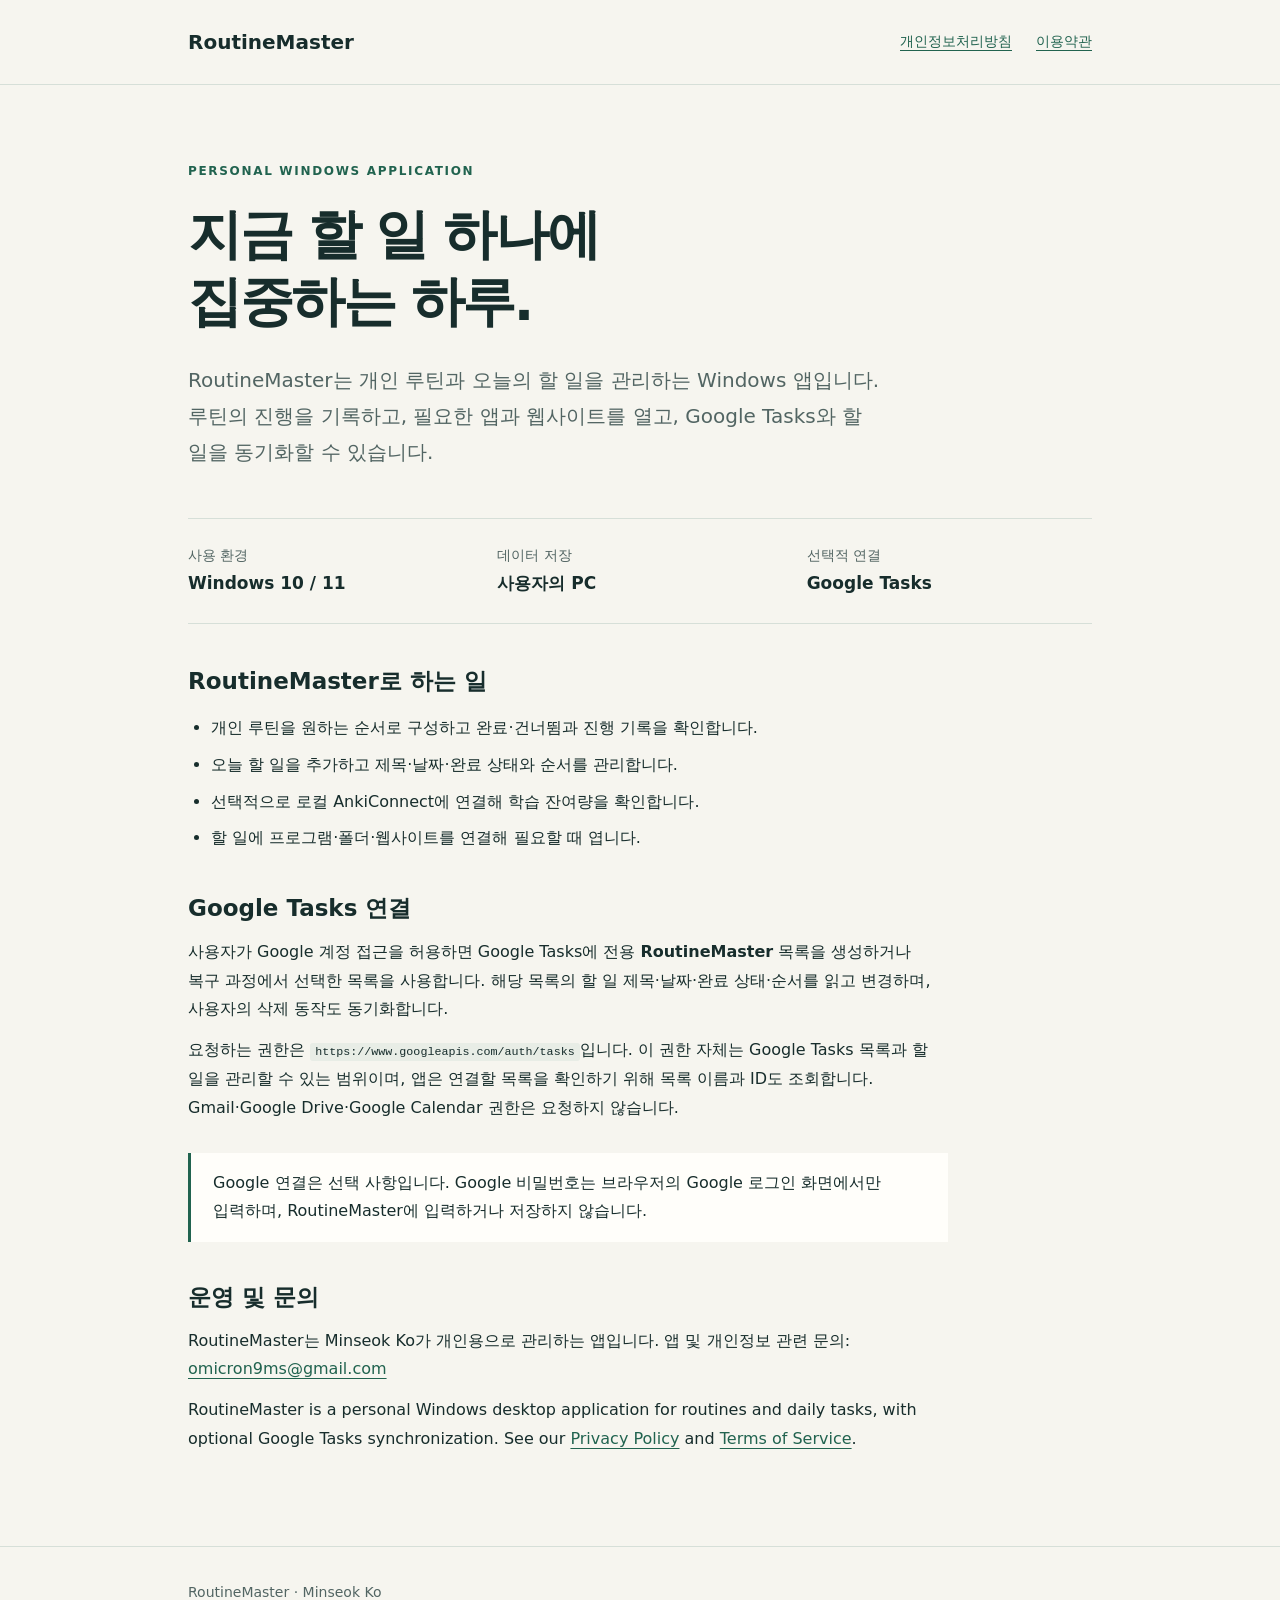
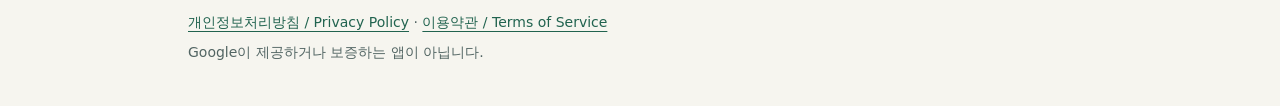
<file: index.html>
<!doctype html>
<html lang="ko">
<head>
  <meta charset="utf-8">
  <meta name="viewport" content="width=device-width,initial-scale=1">
  <meta name="description" content="RoutineMaster는 Windows용 개인 루틴·할 일 관리 앱입니다. 선택적으로 Google Tasks와 할 일을 동기화합니다.">
  <title>RoutineMaster — 개인 루틴과 오늘의 할 일</title>
  <link rel="stylesheet" href="style.css">
</head>
<body>
<a class="skip" href="#main">본문으로 이동</a>
<header><div class="wrap"><a class="brand" href="index.html">RoutineMaster</a><nav aria-label="주 메뉴"><a href="privacy.html">개인정보처리방침</a><a href="terms.html">이용약관</a></nav></div></header>
<main id="main"><div class="wrap">
  <div class="intro"><p class="eyebrow">Personal Windows application</p><h1>지금 할 일 하나에<br>집중하는 하루.</h1><p class="lead">RoutineMaster는 개인 루틴과 오늘의 할 일을 관리하는 Windows 앱입니다. 루틴의 진행을 기록하고, 필요한 앱과 웹사이트를 열고, Google Tasks와 할 일을 동기화할 수 있습니다.</p></div>
  <div class="facts"><div><span>사용 환경</span><strong>Windows 10 / 11</strong></div><div><span>데이터 저장</span><strong>사용자의 PC</strong></div><div><span>선택적 연결</span><strong>Google Tasks</strong></div></div>
  <section class="article" aria-labelledby="features"><h2 id="features">RoutineMaster로 하는 일</h2><ul><li>개인 루틴을 원하는 순서로 구성하고 완료·건너뜀과 진행 기록을 확인합니다.</li><li>오늘 할 일을 추가하고 제목·날짜·완료 상태와 순서를 관리합니다.</li><li>선택적으로 로컬 AnkiConnect에 연결해 학습 잔여량을 확인합니다.</li><li>할 일에 프로그램·폴더·웹사이트를 연결해 필요할 때 엽니다.</li></ul></section>
  <section class="article" aria-labelledby="google"><h2 id="google">Google Tasks 연결</h2><p>사용자가 Google 계정 접근을 허용하면 Google Tasks에 전용 <strong>RoutineMaster</strong> 목록을 생성하거나 복구 과정에서 선택한 목록을 사용합니다. 해당 목록의 할 일 제목·날짜·완료 상태·순서를 읽고 변경하며, 사용자의 삭제 동작도 동기화합니다.</p><p>요청하는 권한은 <code>https://www.googleapis.com/auth/tasks</code>입니다. 이 권한 자체는 Google Tasks 목록과 할 일을 관리할 수 있는 범위이며, 앱은 연결할 목록을 확인하기 위해 목록 이름과 ID도 조회합니다. Gmail·Google Drive·Google Calendar 권한은 요청하지 않습니다.</p><div class="note">Google 연결은 선택 사항입니다. Google 비밀번호는 브라우저의 Google 로그인 화면에서만 입력하며, RoutineMaster에 입력하거나 저장하지 않습니다.</div></section>
  <section class="article" aria-labelledby="contact"><h2 id="contact">운영 및 문의</h2><p>RoutineMaster는 Minseok Ko가 개인용으로 관리하는 앱입니다. 앱 및 개인정보 관련 문의: <a href="mailto:omicron9ms@gmail.com">omicron9ms@gmail.com</a></p><p lang="en">RoutineMaster is a personal Windows desktop application for routines and daily tasks, with optional Google Tasks synchronization. See our <a href="privacy.html">Privacy Policy</a> and <a href="terms.html">Terms of Service</a>.</p></section>
</div></main>
<footer><div class="wrap"><p>RoutineMaster · Minseok Ko</p><p><a href="privacy.html">개인정보처리방침 / Privacy Policy</a> · <a href="terms.html">이용약관 / Terms of Service</a></p><p>Google이 제공하거나 보증하는 앱이 아닙니다.</p></div></footer>
</body></html>
</file>
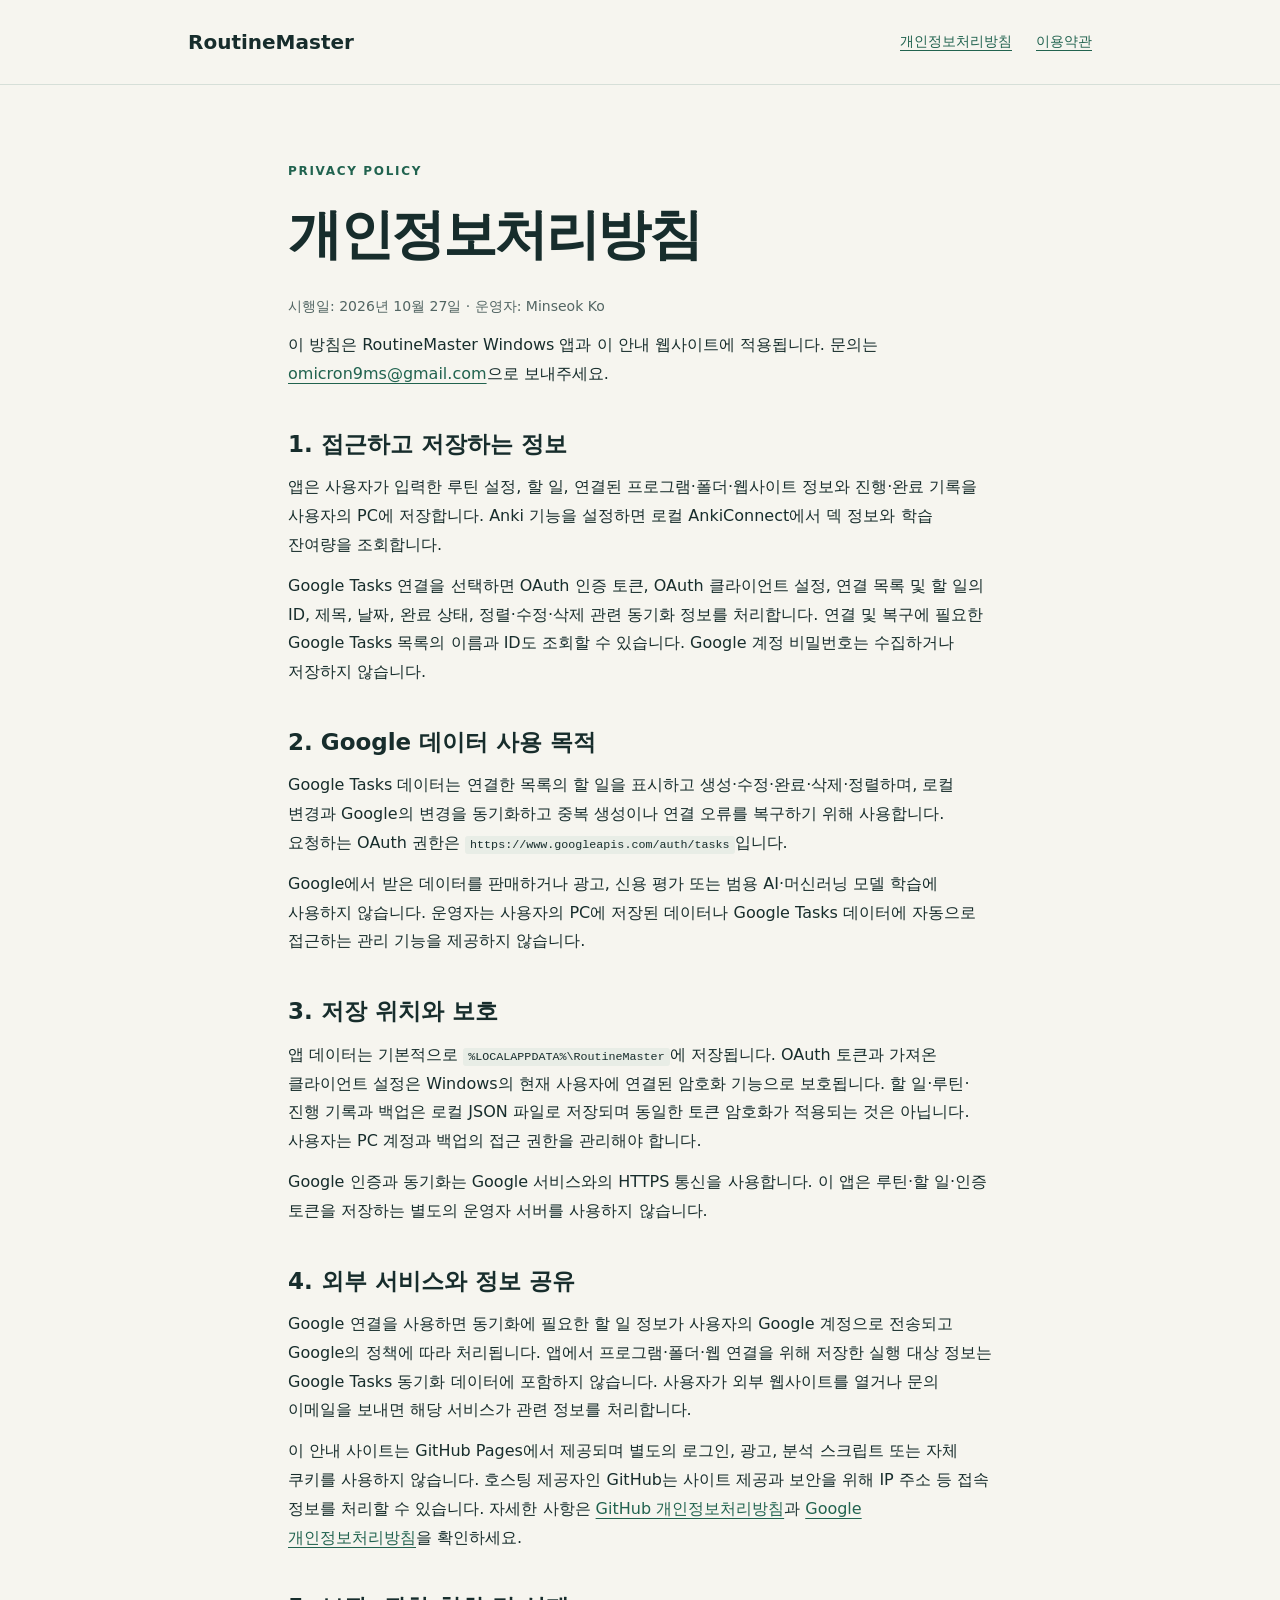
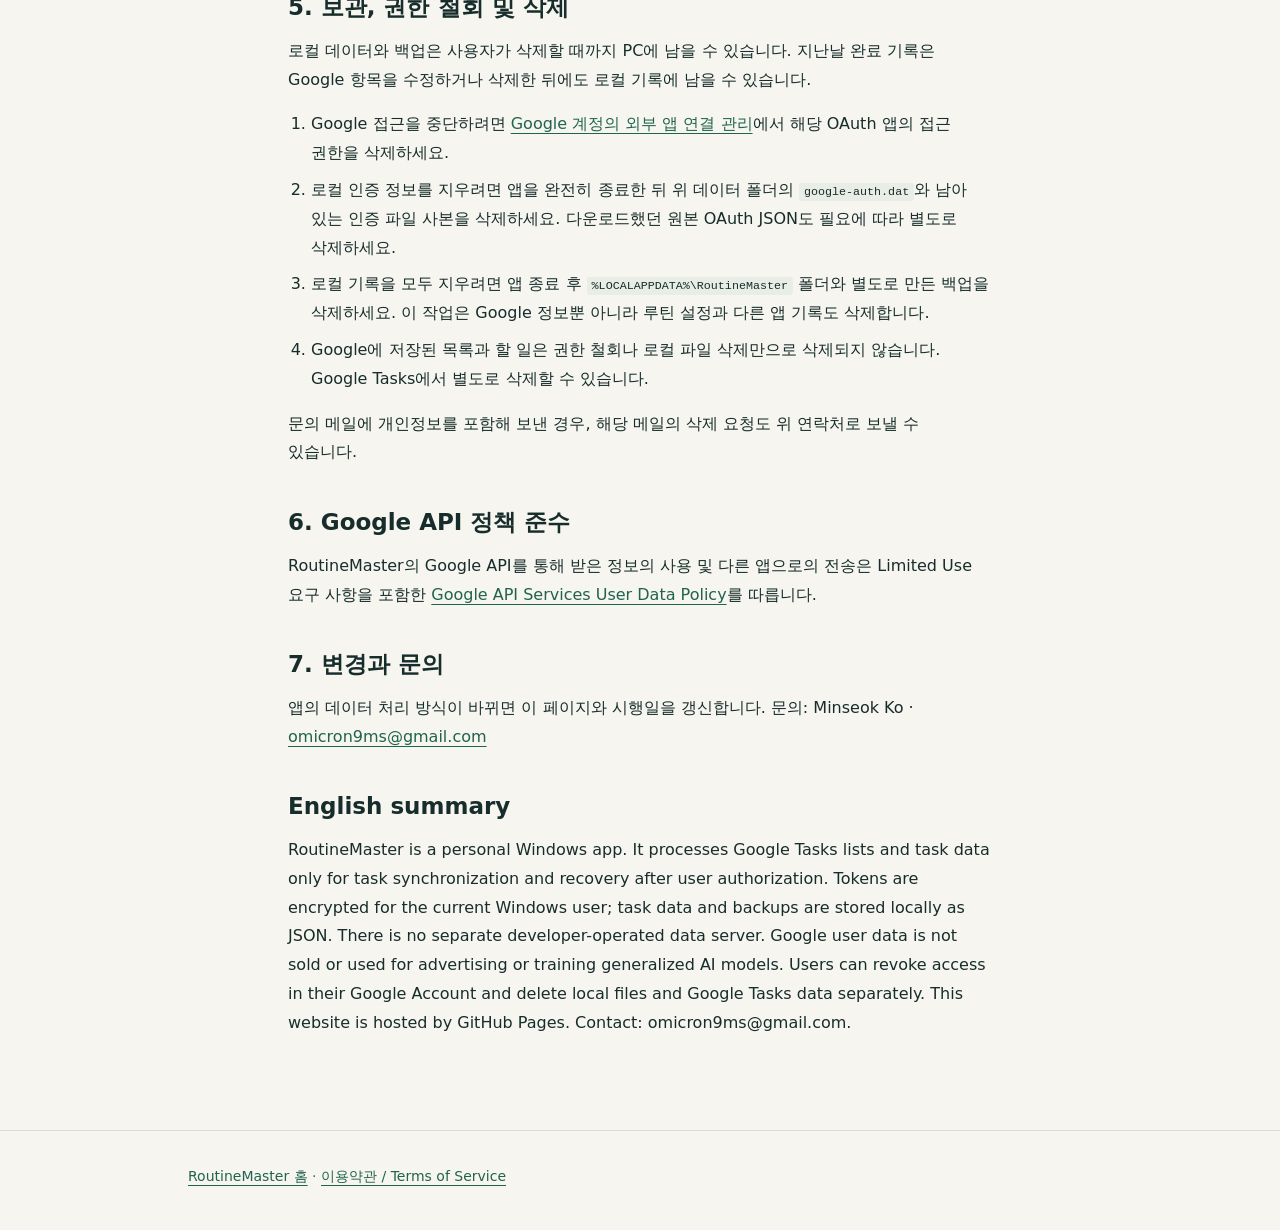
<file: privacy.html>
<!doctype html>
<html lang="ko">
<head><meta charset="utf-8"><meta name="viewport" content="width=device-width,initial-scale=1"><meta name="description" content="RoutineMaster의 Google Tasks 데이터 접근, 로컬 저장, 사용 목적, 권한 철회 및 삭제 방법을 안내합니다."><title>개인정보처리방침 / Privacy Policy — RoutineMaster</title><link rel="stylesheet" href="style.css"></head>
<body>
<a class="skip" href="#main">본문으로 이동</a>
<header><div class="wrap"><a class="brand" href="index.html">RoutineMaster</a><nav aria-label="주 메뉴"><a href="privacy.html" aria-current="page">개인정보처리방침</a><a href="terms.html">이용약관</a></nav></div></header>
<main id="main"><div class="wrap article"><p class="eyebrow">Privacy Policy</p><h1>개인정보처리방침</h1><p class="meta">시행일: 2026년 10월 27일 · 운영자: Minseok Ko</p>
<p>이 방침은 RoutineMaster Windows 앱과 이 안내 웹사이트에 적용됩니다. 문의는 <a href="mailto:omicron9ms@gmail.com">omicron9ms@gmail.com</a>으로 보내주세요.</p>
<h2>1. 접근하고 저장하는 정보</h2><p>앱은 사용자가 입력한 루틴 설정, 할 일, 연결된 프로그램·폴더·웹사이트 정보와 진행·완료 기록을 사용자의 PC에 저장합니다. Anki 기능을 설정하면 로컬 AnkiConnect에서 덱 정보와 학습 잔여량을 조회합니다.</p><p>Google Tasks 연결을 선택하면 OAuth 인증 토큰, OAuth 클라이언트 설정, 연결 목록 및 할 일의 ID, 제목, 날짜, 완료 상태, 정렬·수정·삭제 관련 동기화 정보를 처리합니다. 연결 및 복구에 필요한 Google Tasks 목록의 이름과 ID도 조회할 수 있습니다. Google 계정 비밀번호는 수집하거나 저장하지 않습니다.</p>
<h2>2. Google 데이터 사용 목적</h2><p>Google Tasks 데이터는 연결한 목록의 할 일을 표시하고 생성·수정·완료·삭제·정렬하며, 로컬 변경과 Google의 변경을 동기화하고 중복 생성이나 연결 오류를 복구하기 위해 사용합니다. 요청하는 OAuth 권한은 <code>https://www.googleapis.com/auth/tasks</code>입니다.</p><p>Google에서 받은 데이터를 판매하거나 광고, 신용 평가 또는 범용 AI·머신러닝 모델 학습에 사용하지 않습니다. 운영자는 사용자의 PC에 저장된 데이터나 Google Tasks 데이터에 자동으로 접근하는 관리 기능을 제공하지 않습니다.</p>
<h2>3. 저장 위치와 보호</h2><p>앱 데이터는 기본적으로 <code>%LOCALAPPDATA%\RoutineMaster</code>에 저장됩니다. OAuth 토큰과 가져온 클라이언트 설정은 Windows의 현재 사용자에 연결된 암호화 기능으로 보호됩니다. 할 일·루틴·진행 기록과 백업은 로컬 JSON 파일로 저장되며 동일한 토큰 암호화가 적용되는 것은 아닙니다. 사용자는 PC 계정과 백업의 접근 권한을 관리해야 합니다.</p><p>Google 인증과 동기화는 Google 서비스와의 HTTPS 통신을 사용합니다. 이 앱은 루틴·할 일·인증 토큰을 저장하는 별도의 운영자 서버를 사용하지 않습니다.</p>
<h2>4. 외부 서비스와 정보 공유</h2><p>Google 연결을 사용하면 동기화에 필요한 할 일 정보가 사용자의 Google 계정으로 전송되고 Google의 정책에 따라 처리됩니다. 앱에서 프로그램·폴더·웹 연결을 위해 저장한 실행 대상 정보는 Google Tasks 동기화 데이터에 포함하지 않습니다. 사용자가 외부 웹사이트를 열거나 문의 이메일을 보내면 해당 서비스가 관련 정보를 처리합니다.</p><p>이 안내 사이트는 GitHub Pages에서 제공되며 별도의 로그인, 광고, 분석 스크립트 또는 자체 쿠키를 사용하지 않습니다. 호스팅 제공자인 GitHub는 사이트 제공과 보안을 위해 IP 주소 등 접속 정보를 처리할 수 있습니다. 자세한 사항은 <a href="https://docs.github.com/en/site-policy/privacy-policies/github-general-privacy-statement">GitHub 개인정보처리방침</a>과 <a href="https://policies.google.com/privacy">Google 개인정보처리방침</a>을 확인하세요.</p>
<h2>5. 보관, 권한 철회 및 삭제</h2><p>로컬 데이터와 백업은 사용자가 삭제할 때까지 PC에 남을 수 있습니다. 지난날 완료 기록은 Google 항목을 수정하거나 삭제한 뒤에도 로컬 기록에 남을 수 있습니다.</p><ol><li>Google 접근을 중단하려면 <a href="https://myaccount.google.com/connections">Google 계정의 외부 앱 연결 관리</a>에서 해당 OAuth 앱의 접근 권한을 삭제하세요.</li><li>로컬 인증 정보를 지우려면 앱을 완전히 종료한 뒤 위 데이터 폴더의 <code>google-auth.dat</code>와 남아 있는 인증 파일 사본을 삭제하세요. 다운로드했던 원본 OAuth JSON도 필요에 따라 별도로 삭제하세요.</li><li>로컬 기록을 모두 지우려면 앱 종료 후 <code>%LOCALAPPDATA%\RoutineMaster</code> 폴더와 별도로 만든 백업을 삭제하세요. 이 작업은 Google 정보뿐 아니라 루틴 설정과 다른 앱 기록도 삭제합니다.</li><li>Google에 저장된 목록과 할 일은 권한 철회나 로컬 파일 삭제만으로 삭제되지 않습니다. Google Tasks에서 별도로 삭제할 수 있습니다.</li></ol><p>문의 메일에 개인정보를 포함해 보낸 경우, 해당 메일의 삭제 요청도 위 연락처로 보낼 수 있습니다.</p>
<h2>6. Google API 정책 준수</h2><p>RoutineMaster의 Google API를 통해 받은 정보의 사용 및 다른 앱으로의 전송은 Limited Use 요구 사항을 포함한 <a href="https://developers.google.com/terms/api-services-user-data-policy">Google API Services User Data Policy</a>를 따릅니다.</p>
<h2>7. 변경과 문의</h2><p>앱의 데이터 처리 방식이 바뀌면 이 페이지와 시행일을 갱신합니다. 문의: Minseok Ko · <a href="mailto:omicron9ms@gmail.com">omicron9ms@gmail.com</a></p>
<h2 lang="en">English summary</h2><p lang="en">RoutineMaster is a personal Windows app. It processes Google Tasks lists and task data only for task synchronization and recovery after user authorization. Tokens are encrypted for the current Windows user; task data and backups are stored locally as JSON. There is no separate developer-operated data server. Google user data is not sold or used for advertising or training generalized AI models. Users can revoke access in their Google Account and delete local files and Google Tasks data separately. This website is hosted by GitHub Pages. Contact: omicron9ms@gmail.com.</p>
</div></main><footer><div class="wrap"><p><a href="index.html">RoutineMaster 홈</a> · <a href="terms.html">이용약관 / Terms of Service</a></p></div></footer>
</body></html>
</file>
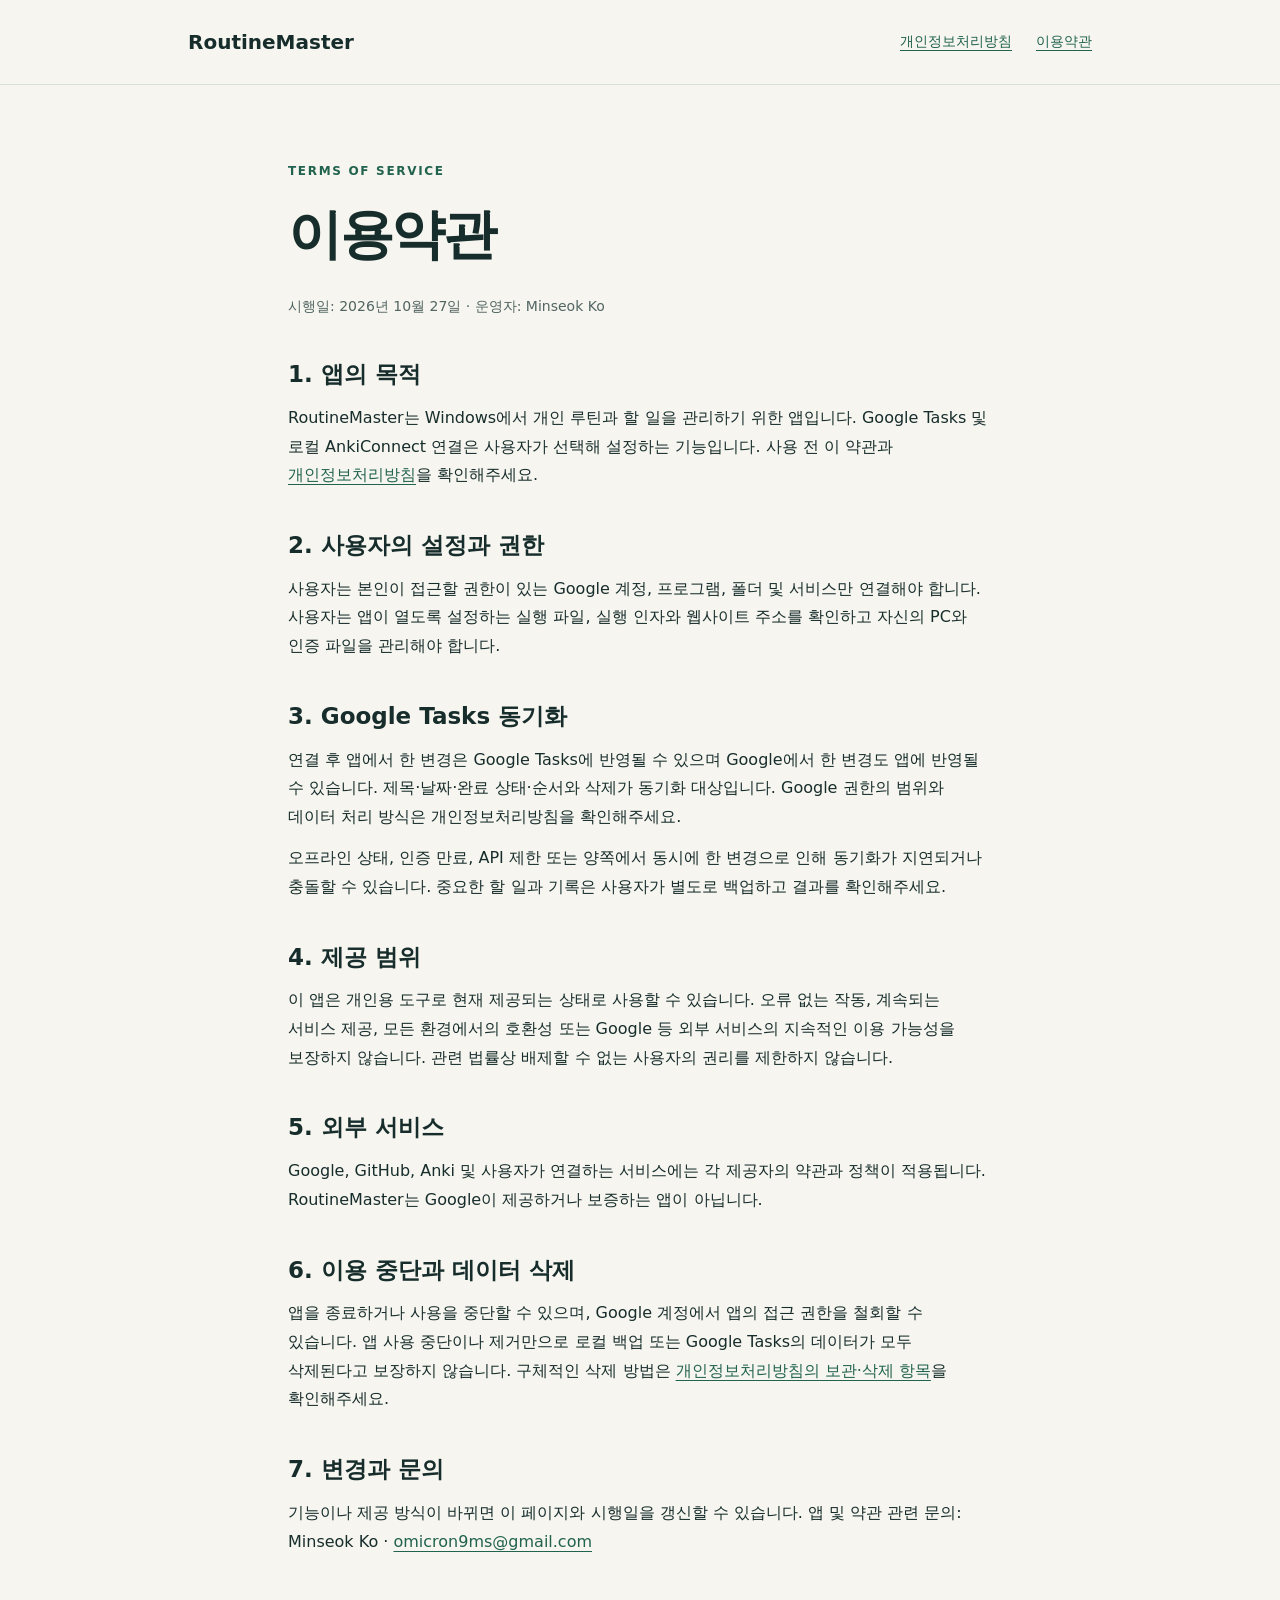
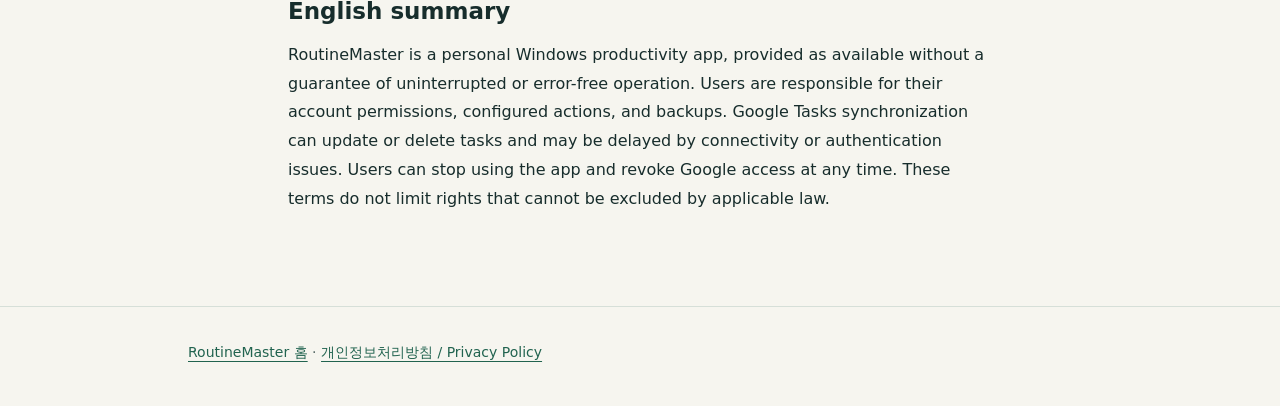
<file: terms.html>
<!doctype html>
<html lang="ko">
<head><meta charset="utf-8"><meta name="viewport" content="width=device-width,initial-scale=1"><meta name="description" content="RoutineMaster 개인용 Windows 앱의 사용 조건과 Google Tasks 동기화에 관한 안내입니다."><title>이용약관 / Terms of Service — RoutineMaster</title><link rel="stylesheet" href="style.css"></head>
<body>
<a class="skip" href="#main">본문으로 이동</a>
<header><div class="wrap"><a class="brand" href="index.html">RoutineMaster</a><nav aria-label="주 메뉴"><a href="privacy.html">개인정보처리방침</a><a href="terms.html" aria-current="page">이용약관</a></nav></div></header>
<main id="main"><div class="wrap article"><p class="eyebrow">Terms of Service</p><h1>이용약관</h1><p class="meta">시행일: 2026년 10월 27일 · 운영자: Minseok Ko</p>
<h2>1. 앱의 목적</h2><p>RoutineMaster는 Windows에서 개인 루틴과 할 일을 관리하기 위한 앱입니다. Google Tasks 및 로컬 AnkiConnect 연결은 사용자가 선택해 설정하는 기능입니다. 사용 전 이 약관과 <a href="privacy.html">개인정보처리방침</a>을 확인해주세요.</p>
<h2>2. 사용자의 설정과 권한</h2><p>사용자는 본인이 접근할 권한이 있는 Google 계정, 프로그램, 폴더 및 서비스만 연결해야 합니다. 사용자는 앱이 열도록 설정하는 실행 파일, 실행 인자와 웹사이트 주소를 확인하고 자신의 PC와 인증 파일을 관리해야 합니다.</p>
<h2>3. Google Tasks 동기화</h2><p>연결 후 앱에서 한 변경은 Google Tasks에 반영될 수 있으며 Google에서 한 변경도 앱에 반영될 수 있습니다. 제목·날짜·완료 상태·순서와 삭제가 동기화 대상입니다. Google 권한의 범위와 데이터 처리 방식은 개인정보처리방침을 확인해주세요.</p><p>오프라인 상태, 인증 만료, API 제한 또는 양쪽에서 동시에 한 변경으로 인해 동기화가 지연되거나 충돌할 수 있습니다. 중요한 할 일과 기록은 사용자가 별도로 백업하고 결과를 확인해주세요.</p>
<h2>4. 제공 범위</h2><p>이 앱은 개인용 도구로 현재 제공되는 상태로 사용할 수 있습니다. 오류 없는 작동, 계속되는 서비스 제공, 모든 환경에서의 호환성 또는 Google 등 외부 서비스의 지속적인 이용 가능성을 보장하지 않습니다. 관련 법률상 배제할 수 없는 사용자의 권리를 제한하지 않습니다.</p>
<h2>5. 외부 서비스</h2><p>Google, GitHub, Anki 및 사용자가 연결하는 서비스에는 각 제공자의 약관과 정책이 적용됩니다. RoutineMaster는 Google이 제공하거나 보증하는 앱이 아닙니다.</p>
<h2>6. 이용 중단과 데이터 삭제</h2><p>앱을 종료하거나 사용을 중단할 수 있으며, Google 계정에서 앱의 접근 권한을 철회할 수 있습니다. 앱 사용 중단이나 제거만으로 로컬 백업 또는 Google Tasks의 데이터가 모두 삭제된다고 보장하지 않습니다. 구체적인 삭제 방법은 <a href="privacy.html">개인정보처리방침의 보관·삭제 항목</a>을 확인해주세요.</p>
<h2>7. 변경과 문의</h2><p>기능이나 제공 방식이 바뀌면 이 페이지와 시행일을 갱신할 수 있습니다. 앱 및 약관 관련 문의: Minseok Ko · <a href="mailto:omicron9ms@gmail.com">omicron9ms@gmail.com</a></p>
<h2 lang="en">English summary</h2><p lang="en">RoutineMaster is a personal Windows productivity app, provided as available without a guarantee of uninterrupted or error-free operation. Users are responsible for their account permissions, configured actions, and backups. Google Tasks synchronization can update or delete tasks and may be delayed by connectivity or authentication issues. Users can stop using the app and revoke Google access at any time. These terms do not limit rights that cannot be excluded by applicable law.</p>
</div></main><footer><div class="wrap"><p><a href="index.html">RoutineMaster 홈</a> · <a href="privacy.html">개인정보처리방침 / Privacy Policy</a></p></div></footer>
</body></html>
</file>
<file: style.css>
:root{color-scheme:light;--paper:#f6f5ef;--ink:#172d2c;--muted:#526563;--line:#d6dfd8;--accent:#21634f;--white:#fffefa}*{box-sizing:border-box}body{margin:0;background:var(--paper);color:var(--ink);font-family:system-ui,-apple-system,"Segoe UI",sans-serif;line-height:1.8;word-break:keep-all;overflow-wrap:anywhere}a{color:var(--accent);text-underline-offset:4px}a:hover{color:#102f26}a:focus-visible{outline:3px solid #c38520;outline-offset:5px}.wrap{max-width:960px;margin:auto;padding:0 28px}header{border-bottom:1px solid var(--line)}header .wrap{display:flex;align-items:center;justify-content:space-between;gap:20px;padding-top:24px;padding-bottom:24px}.brand{font-size:20px;font-weight:750;text-decoration:none;color:var(--ink)}nav{display:flex;flex-wrap:wrap;gap:10px 24px;font-size:14px}main{padding:64px 0 80px}.eyebrow{font-size:12px;font-weight:700;letter-spacing:.14em;color:var(--accent);text-transform:uppercase}h1{font-size:clamp(32px,5vw,54px);line-height:1.25;letter-spacing:-.045em;margin:18px 0 26px}h2{font-size:23px;margin:38px 0 12px;line-height:1.5}p{margin:12px 0}.lead{font-size:20px;max-width:700px;color:var(--muted)}.intro{max-width:720px;margin-bottom:48px}.facts{border-top:1px solid var(--line);border-bottom:1px solid var(--line);display:grid;grid-template-columns:repeat(3,1fr);margin:40px 0;padding:24px 0;gap:24px}.facts span{display:block;color:var(--muted);font-size:14px}.facts strong{font-size:17px}.article{max-width:760px}.note{border-left:3px solid var(--accent);padding:16px 22px;background:var(--white);margin:30px 0}.meta{font-size:14px;color:var(--muted)}ul,ol{padding-left:23px}li{margin:8px 0}code{font-size:.9em;background:#e8ede6;padding:2px 5px;border-radius:3px}footer{border-top:1px solid var(--line);padding:28px 0 36px;color:var(--muted);font-size:14px}footer p{margin:5px 0}.skip{position:absolute;top:-100px;left:12px;background:white;padding:8px}.skip:focus{top:12px}@media(max-width:640px){header .wrap{align-items:flex-start;flex-direction:column;gap:12px}.wrap{padding-left:20px;padding-right:20px}main{padding:40px 0 56px}.facts{grid-template-columns:1fr;gap:18px}.lead{font-size:18px}nav{gap:8px 18px}}
</file>
